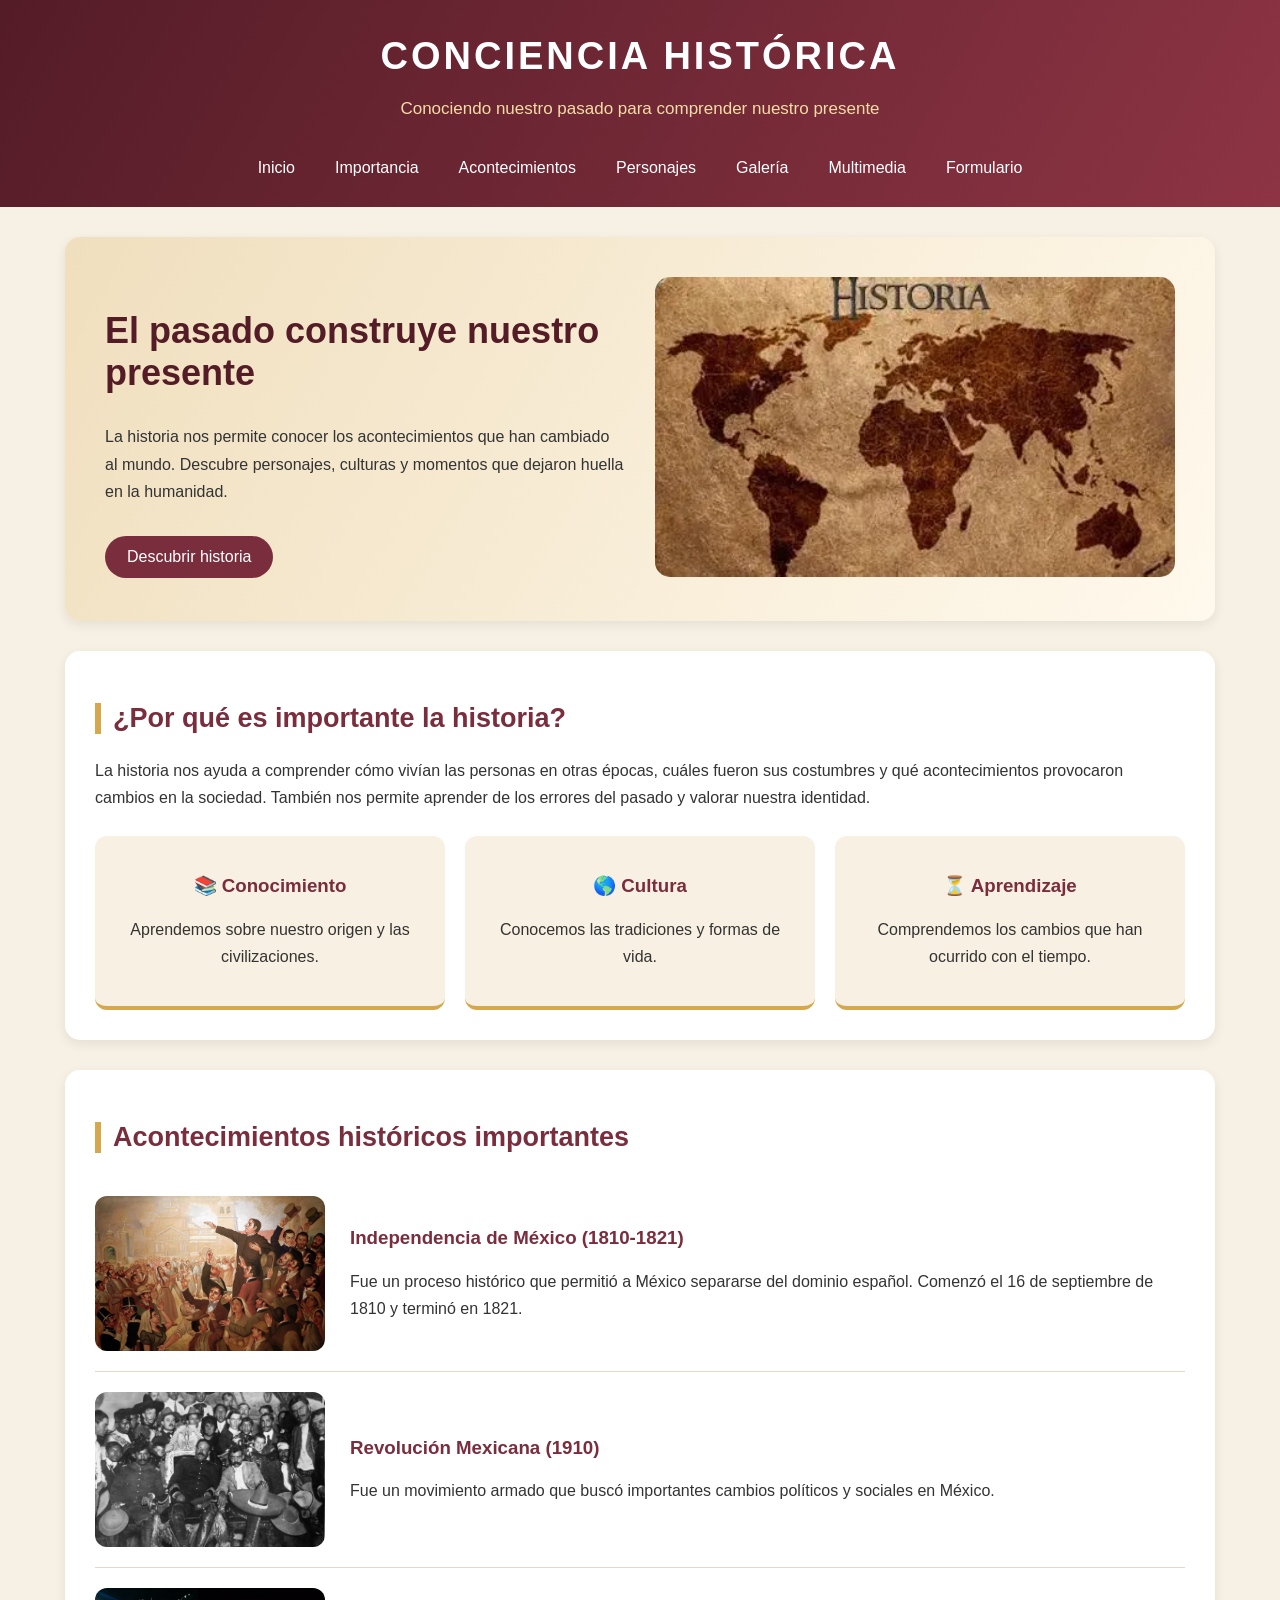
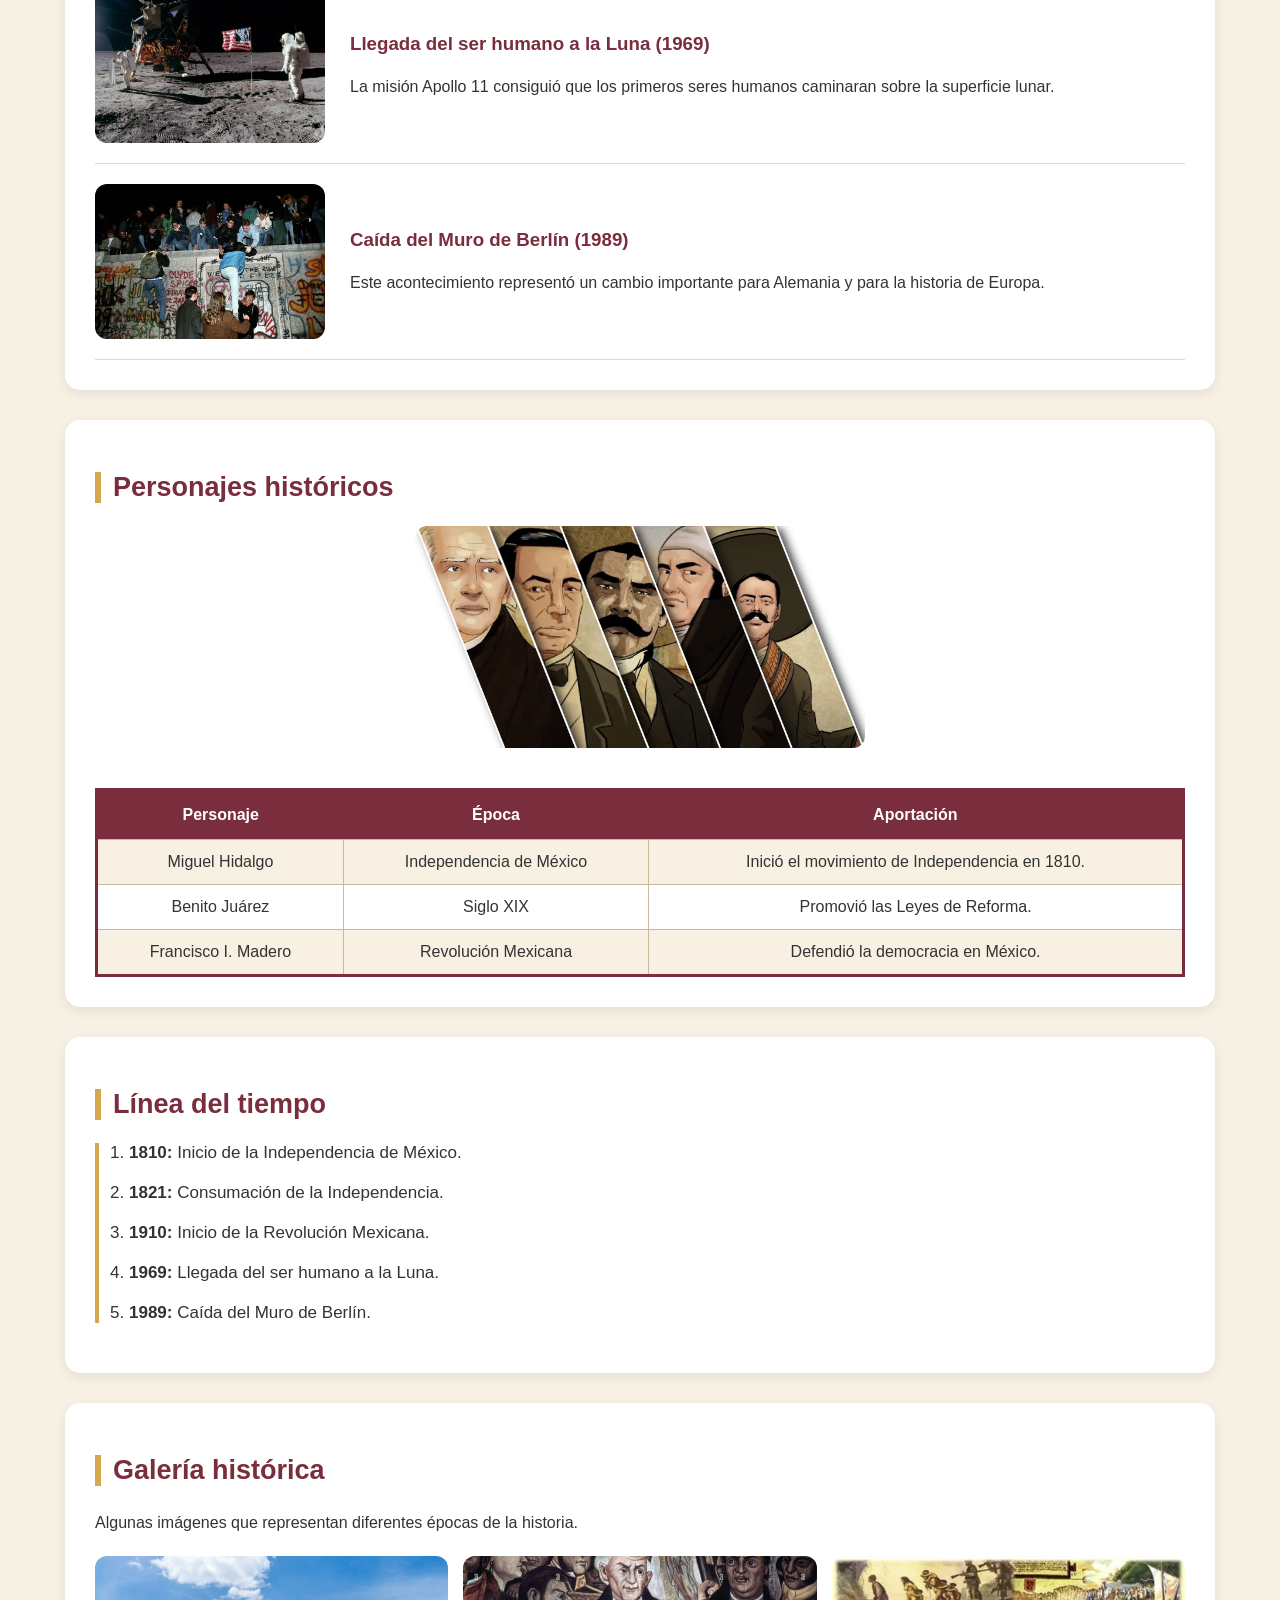
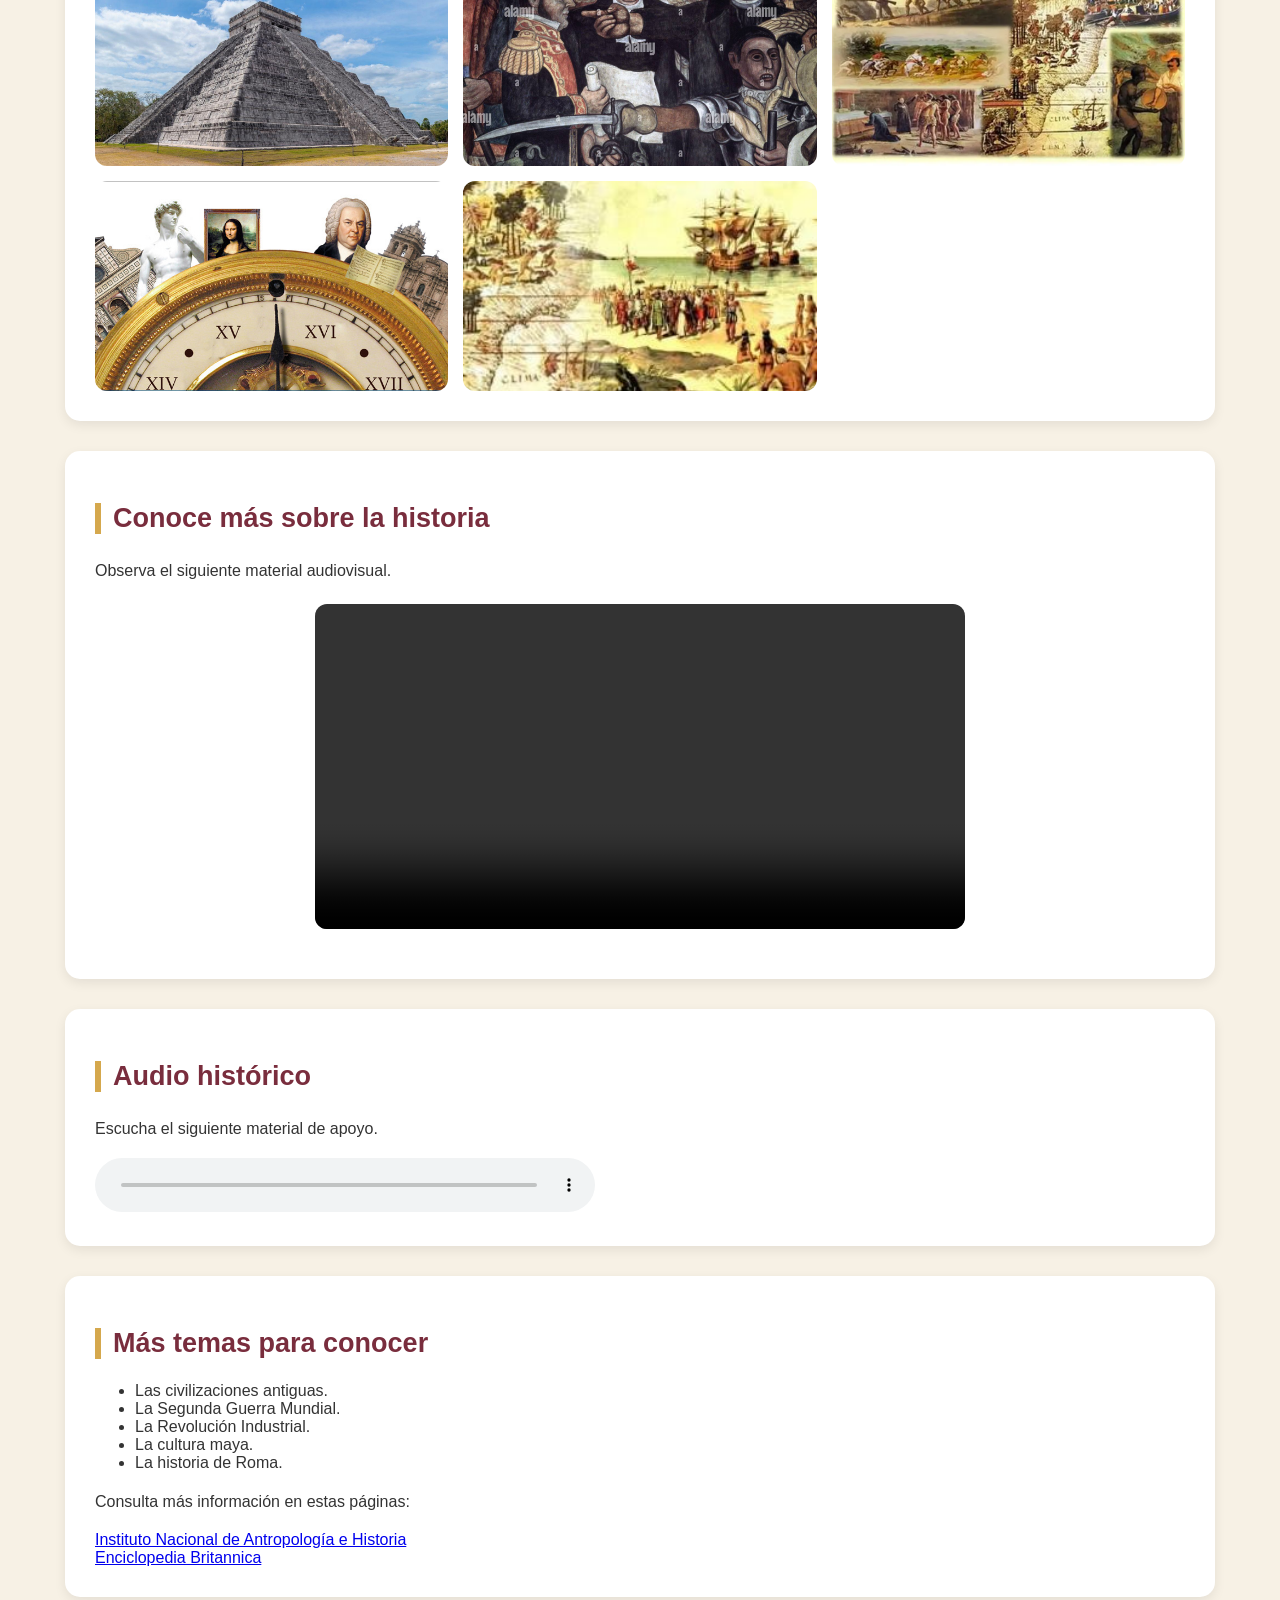
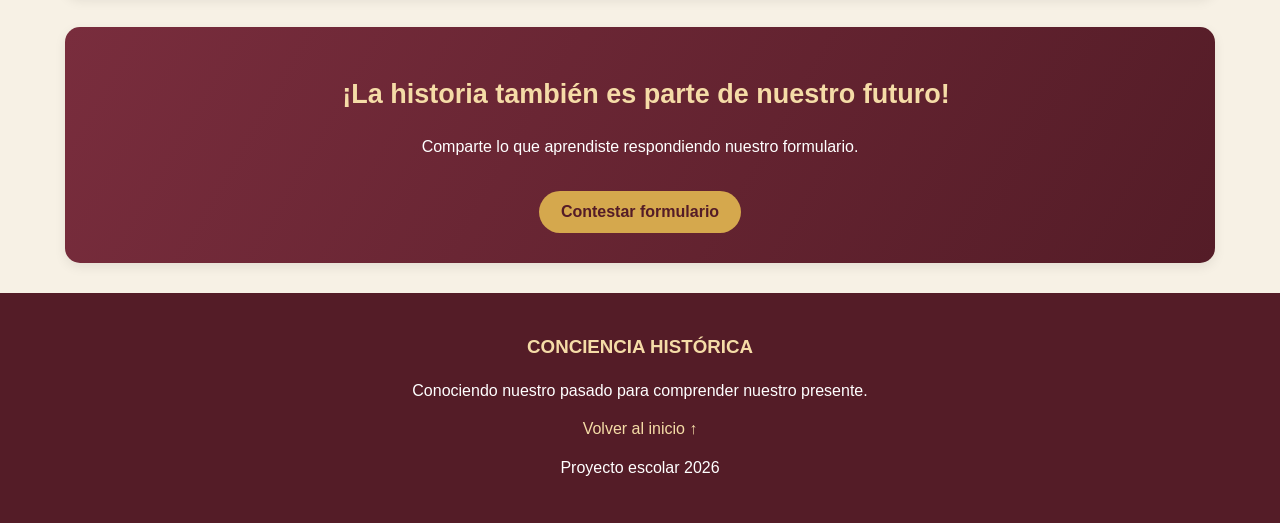
<file: index.html>
<!DOCTYPE html>
<html lang="es">
<head>
    <meta charset="UTF-8">
    <meta name="viewport" content="width=device-width, initial-scale=1.0">
    <title>Conciencia Histórica</title>
    <link rel="stylesheet" href="estilos.css">
</head>

<body>

<header id="inicio">
    <h1>CONCIENCIA HISTÓRICA</h1>
    <p>Conociendo nuestro pasado para comprender nuestro presente</p>

    <nav>
        <a href="#inicio">Inicio</a>
        <a href="#importancia">Importancia</a>
        <a href="#acontecimientos">Acontecimientos</a>
        <a href="#personajes">Personajes</a>
        <a href="#galeria">Galería</a>
        <a href="#video">Multimedia</a>
        <a href="formulario.html">Formulario</a>
    </nav>
</header>

<main>

    <section class="portada">
        <div class="portada-texto">
            <h2>El pasado construye nuestro presente</h2>
            <p>
                La historia nos permite conocer los acontecimientos
                que han cambiado al mundo. Descubre personajes,
                culturas y momentos que dejaron huella en la humanidad.
            </p>
            <a href="#acontecimientos" class="boton">Descubrir historia</a>
        </div>

        <div class="portada-imagen">
            <img src="OIP.webp" alt="Imagen relacionada con la historia">
        </div>
    </section>

    <section id="importancia">
        <h2>¿Por qué es importante la historia?</h2>

        <p>
            La historia nos ayuda a comprender cómo vivían las personas
            en otras épocas, cuáles fueron sus costumbres y qué
            acontecimientos provocaron cambios en la sociedad.
            También nos permite aprender de los errores del pasado
            y valorar nuestra identidad.
        </p>

        <div class="beneficios">
            <div>
                <h3>📚 Conocimiento</h3>
                <p>Aprendemos sobre nuestro origen y las civilizaciones.</p>
            </div>

            <div>
                <h3>🌎 Cultura</h3>
                <p>Conocemos las tradiciones y formas de vida.</p>
            </div>

            <div>
                <h3>⏳ Aprendizaje</h3>
                <p>Comprendemos los cambios que han ocurrido con el tiempo.</p>
            </div>
        </div>
    </section>

    <section id="acontecimientos">
        <h2>Acontecimientos históricos importantes</h2>

        <div class="acontecimiento">
            <img src="imagen33.jpeg" alt="Representación de la Independencia de México">
            <div>
                <h3>Independencia de México (1810-1821)</h3>
                <p>
                    Fue un proceso histórico que permitió a México
                    separarse del dominio español. Comenzó el 16 de
                    septiembre de 1810 y terminó en 1821.
                </p>
            </div>
        </div>

        <div class="acontecimiento">
            <img src="imagen34.jpeg" alt="Representación de la Revolución Mexicana">
            <div>
                <h3>Revolución Mexicana (1910)</h3>
                <p>
                    Fue un movimiento armado que buscó importantes
                    cambios políticos y sociales en México.
                </p>
            </div>
        </div>

        <div class="acontecimiento">
            <img src="luna.jpeg" alt="Representación de la llegada a la Luna">
            <div>
                <h3>Llegada del ser humano a la Luna (1969)</h3>
                <p>
                    La misión Apollo 11 consiguió que los primeros
                    seres humanos caminaran sobre la superficie lunar.
                </p>
            </div>
        </div>

        <div class="acontecimiento">
            <img src="muro.jpeg" alt="Representación de la caída del Muro de Berlín">
            <div>
                <h3>Caída del Muro de Berlín (1989)</h3>
                <p>
                    Este acontecimiento representó un cambio importante
                    para Alemania y para la historia de Europa.
                </p>
            </div>
        </div>
    </section>

    <section id="personajes">
        <h2>Personajes históricos</h2>

        <img src="peronosanesHistoricos.png"
             alt="Ilustración de personajes históricos"
             class="imagen-personajes">

        <div class="tabla-contenedor">
            <table>
                <tr>
                    <th>Personaje</th>
                    <th>Época</th>
                    <th>Aportación</th>
                </tr>

                <tr>
                    <td>Miguel Hidalgo</td>
                    <td>Independencia de México</td>
                    <td>Inició el movimiento de Independencia en 1810.</td>
                </tr>

                <tr>
                    <td>Benito Juárez</td>
                    <td>Siglo XIX</td>
                    <td>Promovió las Leyes de Reforma.</td>
                </tr>

                <tr>
                    <td>Francisco I. Madero</td>
                    <td>Revolución Mexicana</td>
                    <td>Defendió la democracia en México.</td>
                </tr>
            </table>
        </div>
    </section>

    <section id="linea-tiempo">
        <h2>Línea del tiempo</h2>

        <ol class="linea">
            <li><strong>1810:</strong> Inicio de la Independencia de México.</li>
            <li><strong>1821:</strong> Consumación de la Independencia.</li>
            <li><strong>1910:</strong> Inicio de la Revolución Mexicana.</li>
            <li><strong>1969:</strong> Llegada del ser humano a la Luna.</li>
            <li><strong>1989:</strong> Caída del Muro de Berlín.</li>
        </ol>
    </section>

    <section id="galeria">
        <h2>Galería histórica</h2>
        <p>Algunas imágenes que representan diferentes épocas de la historia.</p>

        <div class="galeria">
            <img src="imagen55.jpeg" alt="Imagen histórica uno">
            <img src="rosita.jpeg" alt="Imagen histórica dos">
            <img src="opi2.webp" alt="Imagen histórica tres">
            <img src="imagen.jpeg" alt="Imagen histórica cuatro">
            <img src="f145ce9d7c4322a08fb31671244bae26.jpg" alt="Imagen histórica cinco">
        </div>
    </section>

    <section id="video">
        <h2>Conoce más sobre la historia</h2>
        <p>Observa el siguiente material audiovisual.</p>

        <video controls>
            <source src="WhatsApp Video 2026-11-13 at 10.35.41 PM.mp4" type="video/mp4">
            Tu navegador no puede reproducir este video.
        </video>
    </section>

    <section id="audio">
        <h2>Audio histórico</h2>
        <p>Escucha el siguiente material de apoyo.</p>

        <audio controls>
            <source src="sidi.ogg" type="audio/ogg">
            Tu navegador no puede reproducir este audio.
        </audio>
    </section>

    <section id="temas">
        <h2>Más temas para conocer</h2>

        <ul>
            <li>Las civilizaciones antiguas.</li>
            <li>La Segunda Guerra Mundial.</li>
            <li>La Revolución Industrial.</li>
            <li>La cultura maya.</li>
            <li>La historia de Roma.</li>
        </ul>

        <p>Consulta más información en estas páginas:</p>

        <a href="https://www.inah.gob.mx/" target="_blank">Instituto Nacional de Antropología e Historia</a>
        <br>
        <a href="https://www.britannica.com/" target="_blank">Enciclopedia Britannica</a>
    </section>

    <section class="final">
        <h2>¡La historia también es parte de nuestro futuro!</h2>
        <p>Comparte lo que aprendiste respondiendo nuestro formulario.</p>
        <a href="formulario.html" class="boton">Contestar formulario</a>
    </section>

</main>

<footer>
    <h3>CONCIENCIA HISTÓRICA</h3>
    <p>Conociendo nuestro pasado para comprender nuestro presente.</p>
    <a href="#inicio">Volver al inicio ↑</a>
    <p>Proyecto escolar 2026</p>
</footer>

<script>
    alert("¡Bienvenido a Conciencia Histórica!");

    const enlaces = document.querySelectorAll("nav a");

    enlaces.forEach(function(enlace) {
        enlace.addEventListener("click", function() {
            console.log("Visitaste: " + enlace.textContent);
        });
    });
</script>

</body>
</html>
</file>
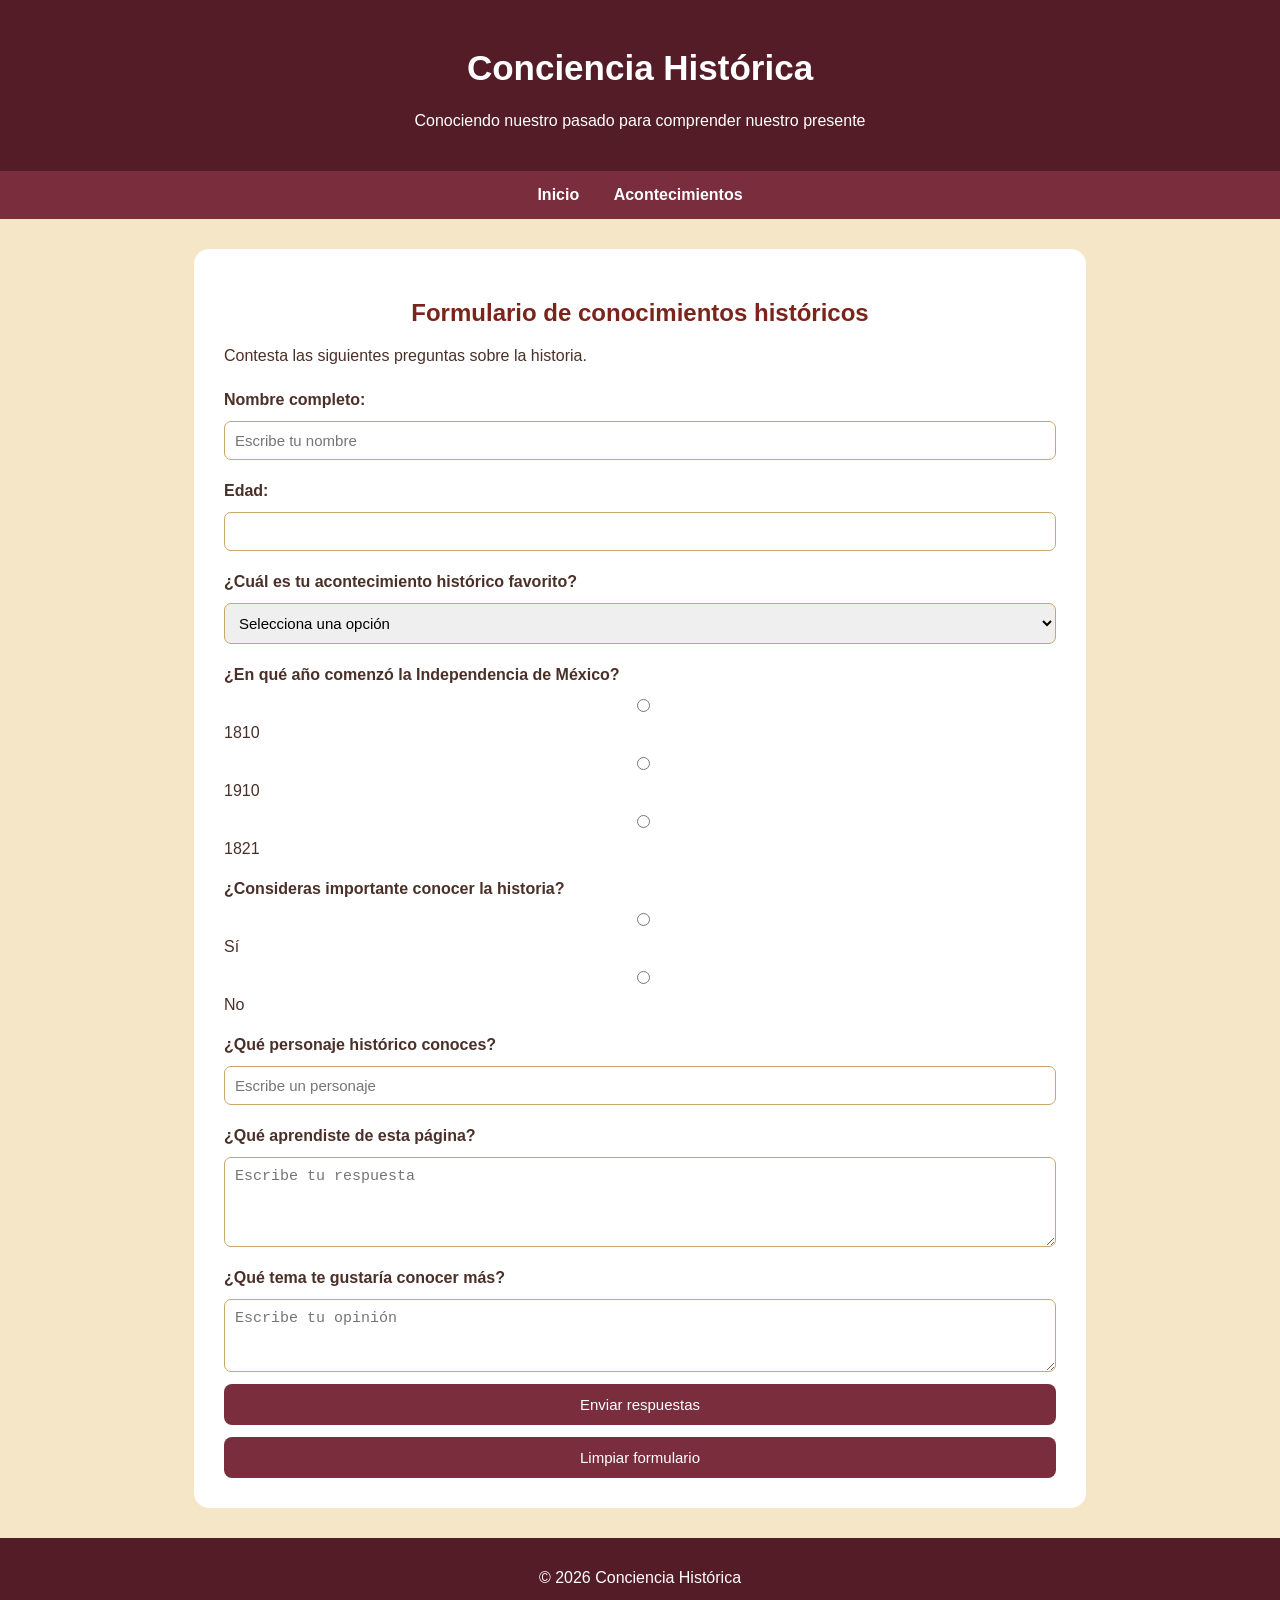
<file: formulario.html>
<!DOCTYPE html>
<html lang="es">
<head>
    <meta charset="UTF-8">
    <meta name="viewport" content="width=device-width, initial-scale=1.0">
    <title>Formulario - Conciencia Histórica</title>
    <link rel="stylesheet" href="formulario.css">
</head>
<body>

    <header>
        <h1>Conciencia Histórica</h1>
        <p>Conociendo nuestro pasado para comprender nuestro presente</p>
    </header>

    <nav>
        <a href="index.html">Inicio</a>
        <a href="index.html#acontecimientos">Acontecimientos</a>
    </nav>

    <main>
        <h2>Formulario de conocimientos históricos</h2>
        <p>Contesta las siguientes preguntas sobre la historia.</p>

        <form action="#" method="post">

            <label>Nombre completo:</label>
            <input type="text" name="nombre" placeholder="Escribe tu nombre" required>

            <label>Edad:</label>
            <input type="number" name="edad" min="1" required>

            <label>¿Cuál es tu acontecimiento histórico favorito?</label>
            <select name="acontecimiento" required>
                <option value="">Selecciona una opción</option>
                <option>Independencia de México</option>
                <option>Revolución Mexicana</option>
                <option>Llegada del hombre a la Luna</option>
                <option>Caída del Muro de Berlín</option>
                <option>Invención de Internet</option>
            </select>

            <label>¿En qué año comenzó la Independencia de México?</label>
            <input type="radio" name="independencia" value="1810" required> 1810
            <input type="radio" name="independencia" value="1910"> 1910
            <input type="radio" name="independencia" value="1821"> 1821

            <label>¿Consideras importante conocer la historia?</label>
            <input type="radio" name="importancia" value="Si" required> Sí
            <input type="radio" name="importancia" value="No"> No

            <label>¿Qué personaje histórico conoces?</label>
            <input type="text" name="personaje" placeholder="Escribe un personaje">

            <label>¿Qué aprendiste de esta página?</label>
            <textarea name="aprendizaje" rows="4" placeholder="Escribe tu respuesta"></textarea>

            <label>¿Qué tema te gustaría conocer más?</label>
            <textarea name="tema" rows="3" placeholder="Escribe tu opinión"></textarea>

            <button type="submit">Enviar respuestas</button>
            <button type="reset">Limpiar formulario</button>

        </form>
    </main>

    <footer>
        <p>© 2026 Conciencia Histórica</p>
    </footer>

</body>
</html>
</file>
<file: estilos.css>
* {
    box-sizing: border-box;
    scroll-behavior: smooth;
}

body {
    margin: 0;
    font-family: Arial, sans-serif;
    background-color: #F7F1E5;
    color: #333333;
}

/* ENCABEZADO */

header {
    background: linear-gradient(120deg, #541C27, #8D3444);
    color: white;
    text-align: center;
    padding: 30px 15px 20px;
}

header h1 {
    font-size: 38px;
    letter-spacing: 3px;
    margin: 5px;
}

header p {
    color: #F5DCA7;
    font-size: 17px;
}

/* MENU */

nav {
    display: flex;
    justify-content: center;
    flex-wrap: wrap;
    gap: 10px;
    margin-top: 25px;
}

nav a {
    color: white;
    text-decoration: none;
    padding: 10px 15px;
    border-radius: 20px;
    transition: 0.3s;
}

nav a:hover {
    background-color: #D5A84D;
    color: #541C27;
}

/* CONTENIDO */

main {
    width: 92%;
    max-width: 1150px;
    margin: 30px auto;
}

section {
    background-color: white;
    padding: 30px;
    margin-bottom: 30px;
    border-radius: 15px;
    box-shadow: 0 4px 12px rgba(0,0,0,0.08);
}

h2 {
    color: #792D3D;
    font-size: 27px;
    border-left: 6px solid #D5A84D;
    padding-left: 12px;
}

h3 {
    color: #792D3D;
}

p {
    line-height: 1.7;
}

/* PORTADA */

.portada {
    display: flex;
    align-items: center;
    gap: 30px;
    background: linear-gradient(120deg, #F0DFBE, #FFF9ED);
    padding: 40px;
}

.portada-texto {
    flex: 1;
}

.portada-texto h2 {
    font-size: 36px;
    border: none;
    padding: 0;
    color: #541C27;
}

.portada-imagen {
    flex: 1;
}

.portada-imagen img {
    width: 100%;
    height: 300px;
    object-fit: cover;
    border-radius: 15px;
}

.boton {
    display: inline-block;
    background-color: #792D3D;
    color: white;
    text-decoration: none;
    padding: 12px 22px;
    border-radius: 25px;
    margin-top: 15px;
    transition: 0.3s;
}

.boton:hover {
    background-color: #D5A84D;
    color: #541C27;
}

/* TARJETAS DE IMPORTANCIA */

.beneficios {
    display: flex;
    gap: 20px;
    margin-top: 25px;
}

.beneficios div {
    flex: 1;
    background-color: #F8F0E2;
    border-bottom: 4px solid #D5A84D;
    padding: 20px;
    border-radius: 12px;
    text-align: center;
    transition: 0.3s;
}

.beneficios div:hover {
    transform: translateY(-5px);
}

/* ACONTECIMIENTOS */

.acontecimiento {
    display: flex;
    align-items: center;
    gap: 25px;
    padding: 20px 0;
    border-bottom: 1px solid #E5D8C5;
}

.acontecimiento img {
    width: 230px;
    height: 155px;
    object-fit: cover;
    border-radius: 12px;
}

.acontecimiento div {
    flex: 1;
}

/* IMAGENES */

img {
    max-width: 100%;
}

.imagen-personajes {
    display: block;
    width: 450px;
    max-height: 260px;
    object-fit: cover;
    margin: 20px auto;
    border-radius: 12px;
}

/* TABLAS */

.tabla-contenedor {
    width: 100%;
    overflow-x: auto;
}

table {
    width: 100%;
    border: 3px solid #792D3D;
    border-collapse: collapse;
    margin-top: 20px;
}

th {
    background-color: #792D3D;
    color: white;
    padding: 15px;
}

td {
    border: 1px solid #CBB99D;
    padding: 13px;
    text-align: center;
}

tr:nth-child(even) {
    background-color: #F8F0E2;
}

/* LINEA DEL TIEMPO */

.linea {
    border-left: 4px solid #D5A84D;
    padding-left: 30px;
}

.linea li {
    margin: 20px 0;
    font-size: 17px;
}

/* GALERIA */

.galeria {
    display: grid;
    grid-template-columns: repeat(3, 1fr);
    gap: 15px;
    margin-top: 20px;
}

.galeria img {
    width: 100%;
    height: 210px;
    object-fit: cover;
    border-radius: 12px;
    transition: 0.3s;
}

.galeria img:hover {
    transform: scale(1.04);
}

/* VIDEO Y AUDIO */

video {
    display: block;
    width: 100%;
    max-width: 650px;
    margin: 20px auto;
    border-radius: 12px;
}

audio {
    width: 100%;
    max-width: 500px;
}

/* SECCION FINAL */

.final {
    text-align: center;
    background: linear-gradient(120deg, #792D3D, #541C27);
    color: white;
}

.final h2 {
    color: #F5DCA7;
    border: none;
}

.final .boton {
    background-color: #D5A84D;
    color: #541C27;
    font-weight: bold;
}

/* PIE DE PAGINA */

footer {
    background-color: #541C27;
    color: white;
    text-align: center;
    padding: 25px;
}

footer h3 {
    color: #F5DCA7;
}

footer a {
    color: #F5DCA7;
    text-decoration: none;
}

/* RESPONSIVE */

@media (max-width: 750px) {

    header h1 {
        font-size: 27px;
    }

    nav {
        flex-direction: column;
    }

    nav a {
        background-color: #702B3A;
    }

    .portada {
        flex-direction: column;
        padding: 20px;
    }

    .portada-texto h2 {
        font-size: 28px;
    }

    .beneficios {
        flex-direction: column;
    }

    .acontecimiento {
        flex-direction: column;
        align-items: flex-start;
    }

    .acontecimiento img {
        width: 100%;
        height: 210px;
    }

    .galeria {
        grid-template-columns: repeat(2, 1fr);
    }

    section {
        padding: 18px;
    }
}

@media (max-width: 450px) {
    .galeria {
        grid-template-columns: 1fr;
    }
}
</file>
<file: formulario.css>
body {
    background-color: #F5E6C8;
    font-family: Arial, sans-serif;
    margin: 0;
    color: #4A3028;
}

header {
    background-color: #541C27;
    color: white;
    text-align: center;
    padding: 25px;
}

header h1 {
    font-size: 35px;
}

nav {
    background-color: #792D3D;
    padding: 15px;
    text-align: center;
}

nav a {
    color: white;
    text-decoration: none;
    margin: 15px;
    font-weight: bold;
}

main {
    background-color: white;
    width: 65%;
    margin: 30px auto;
    padding: 30px;
    border-radius: 15px;
}

h2 {
    color: #7B241C;
    text-align: center;
}

form {
    display: flex;
    flex-direction: column;
    gap: 12px;
}

label {
    font-weight: bold;
    margin-top: 10px;
}

input, select, textarea {
    padding: 10px;
    border: 1px solid #C9A66B;
    border-radius: 7px;
    font-size: 15px;
}

input[type="radio"] {
    margin-left: 10px;
}

button {
    background-color: #792D3D;
    color: white;
    padding: 12px;
    border: none;
    border-radius: 8px;
    cursor: pointer;
    font-size: 15px;
}

button:hover {
    background-color: #541C27;
}

footer {
    background-color: #541C27;
    color: white;
    text-align: center;
    padding: 15px;
}

@media (max-width: 700px) {
    main {
        width: 85%;
        padding: 20px;
    }
}
</file>
